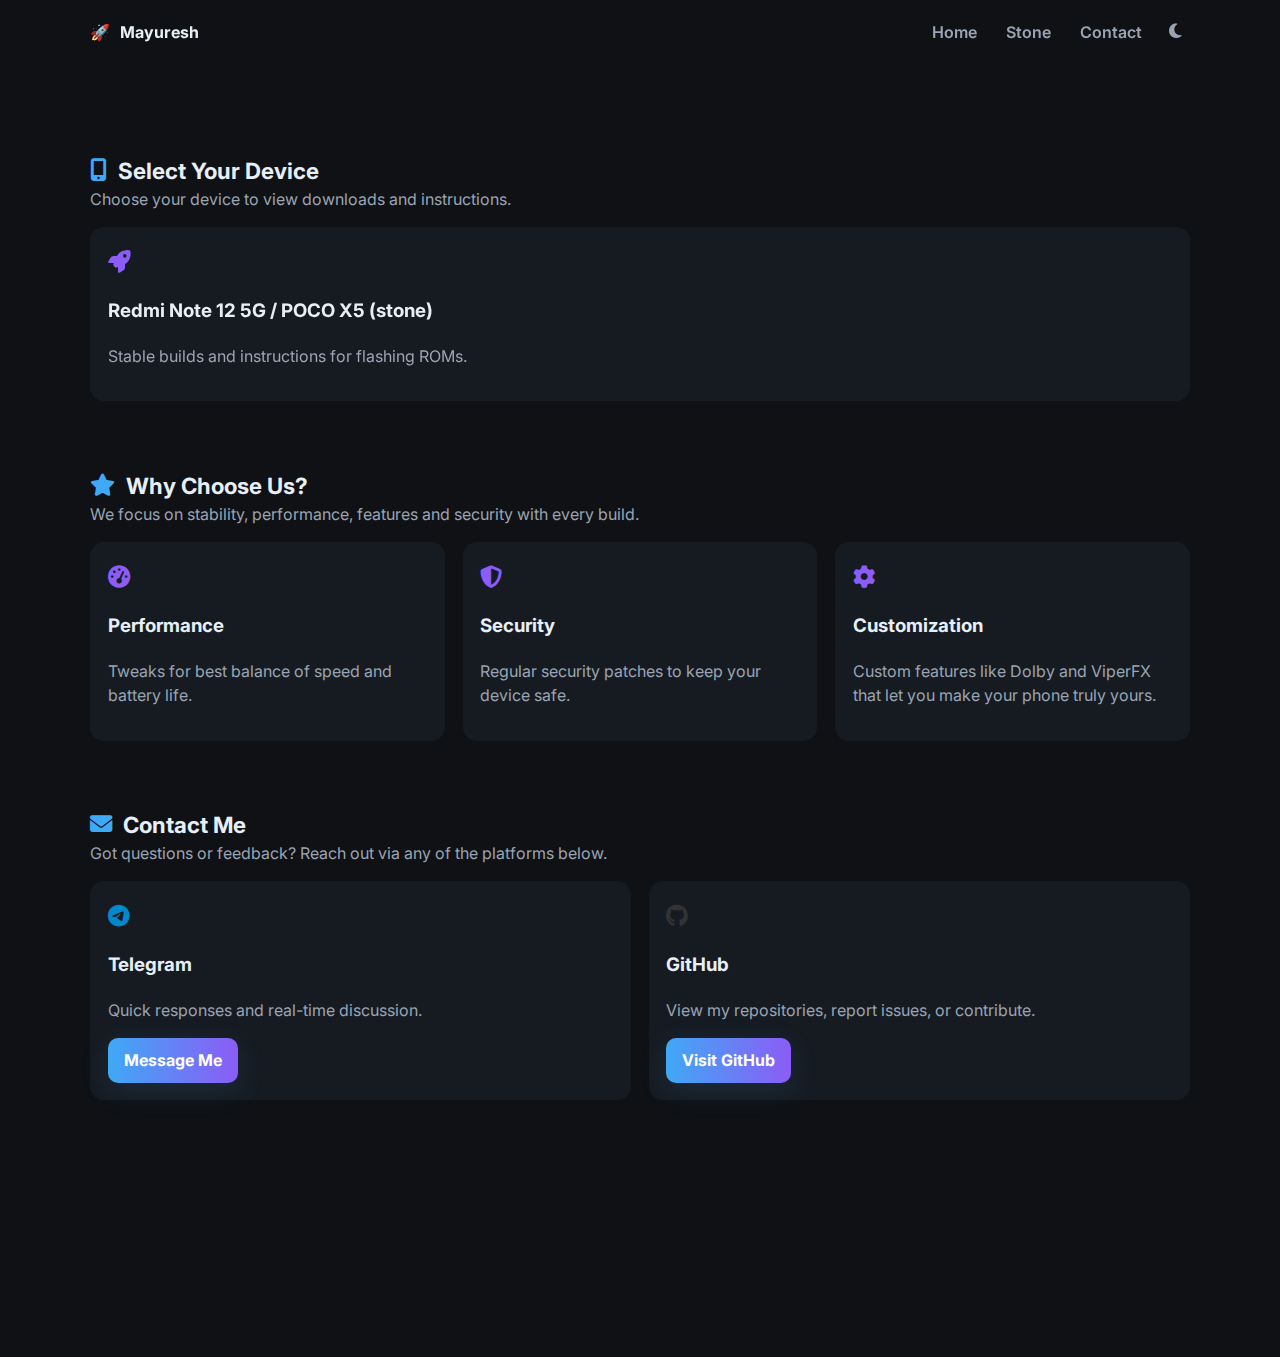
<file: index.html>
<!doctype html>
<html lang="en">
<head>
  <meta charset="utf-8" />
  <meta name="viewport" content="width=device-width,initial-scale=1" />
  <title>Mayuresh — Custom ROMs & Builds for Stone</title>

  <!-- Fonts & Icons -->
  <link href="https://fonts.googleapis.com/css2?family=Inter:wght@300;400;600;800&display=swap" rel="stylesheet">
  <link rel="stylesheet" href="https://cdnjs.cloudflare.com/ajax/libs/font-awesome/6.5.0/css/all.min.css" crossorigin="anonymous" referrerpolicy="no-referrer" />

  <!-- Styles -->
  <link rel="stylesheet" href="style.css">

  <meta name="description" content="Stable and custom Android ROM downloads for Stone — Infinity-X and LineageOS builds.">
</head>
<body>
  <!-- Topbar -->
  <div class="topbar">
    <div class="container topbar-inner">
      <div class="brand">
        <a href="index.html" class="logo">
          <span class="logo-mark" aria-hidden="true">🚀</span>
          <span class="logo-text">Mayuresh</span>
        </a>
      </div>

      <button class="nav-toggle" aria-label="Toggle navigation" aria-expanded="false">
        <span class="hamburger"></span>
      </button>

      <nav class="nav">
        <a href="index.html" class="nav-link">Home</a>
        <a href="stone.html" class="nav-link">Stone</a>
        <a href="#contact" class="nav-link">Contact</a>
        <button id="theme-toggle" class="btn-ghost" aria-pressed="false" title="Toggle light/dark">
          <i class="fa-regular fa-moon"></i>
        </button>
      </nav>
    </div>
  </div>

  <!-- Landing Section -->
  <main class="container main">
    <section class="section reveal reveal-left">
      <div class="section-head">
        <h2><i class="fa-solid fa-mobile-screen-button icon"></i> Select Your Device</h2>
        <p>Choose your device to view downloads and instructions.</p>
      </div>

      <div class="grid">
        <!-- Device card -->
        <article class="card reveal reveal-left clickable" data-href="stone.html" tabindex="0" role="link" aria-label="Redmi Note 12 5G / POCO X5 (stone)">
          <div class="card-icon"><i class="fa-solid fa-rocket"></i></div>
          <h3>Redmi Note 12 5G / POCO X5 (stone)</h3>
          <p>Stable builds and instructions for flashing ROMs.</p>
        </article>
      </div>
    </section>

    <!-- Why Choose Us -->
    <section class="section reveal reveal-up">
      <div class="section-head">
        <h2><i class="fa-solid fa-star icon"></i> Why Choose Us?</h2>
        <p>We focus on stability, performance, features and security with every build.</p>
      </div>
      <div class="grid">
        <article class="card">
          <div class="card-icon"><i class="fa-solid fa-gauge-high"></i></div>
          <h3>Performance</h3>
          <p>Tweaks for best balance of speed and battery life.</p>
        </article>
        <article class="card">
          <div class="card-icon"><i class="fa-solid fa-shield-halved"></i></div>
          <h3>Security</h3>
          <p>Regular security patches to keep your device safe.</p>
        </article>
        <article class="card">
          <div class="card-icon"><i class="fa-solid fa-gear"></i></div>
          <h3>Customization</h3>
          <p>Custom features like Dolby and ViperFX that let you make your phone truly yours.</p>
        </article>
      </div>
    </section>

    <!-- Contact Section -->
    <section id="contact" class="section reveal reveal-right">
      <div class="section-head">
        <h2><i class="fa-solid fa-envelope icon"></i> Contact Me</h2>
        <p>Got questions or feedback? Reach out via any of the platforms below.</p>
      </div>

      <div class="grid">
        <!-- Telegram -->
        <article class="card">
          <div class="card-icon" style="color:#0088cc;"><i class="fa-brands fa-telegram"></i></div>
          <h3>Telegram</h3>
          <p>Quick responses and real-time discussion.</p>
          <div class="card-actions">
            <a class="btn btn-primary" href="https://t.me/mayuresh2543" target="_blank" rel="noopener">
              Message Me
            </a>
          </div>
        </article>

        <!-- GitHub -->
        <article class="card">
          <div class="card-icon" style="color:#333;"><i class="fa-brands fa-github"></i></div>
          <h3>GitHub</h3>
          <p>View my repositories, report issues, or contribute.</p>
          <div class="card-actions">
            <a class="btn btn-primary" href="https://github.com/mayuresh2543" target="_blank" rel="noopener">
              Visit GitHub
            </a>
          </div>
        </article>
      </div>
    </section>
  </main>

  <!-- FOOTER -->
  <footer class="footer reveal reveal-up">
    <div class="container">
      <p>© <span id="year"></span> By Mayuresh — Built with ❤️, hosted on GitHub Pages.</p>
    </div>
  </footer>

  <!-- JS -->
  <script src="script.js"></script>
</body>
</html>
</file>
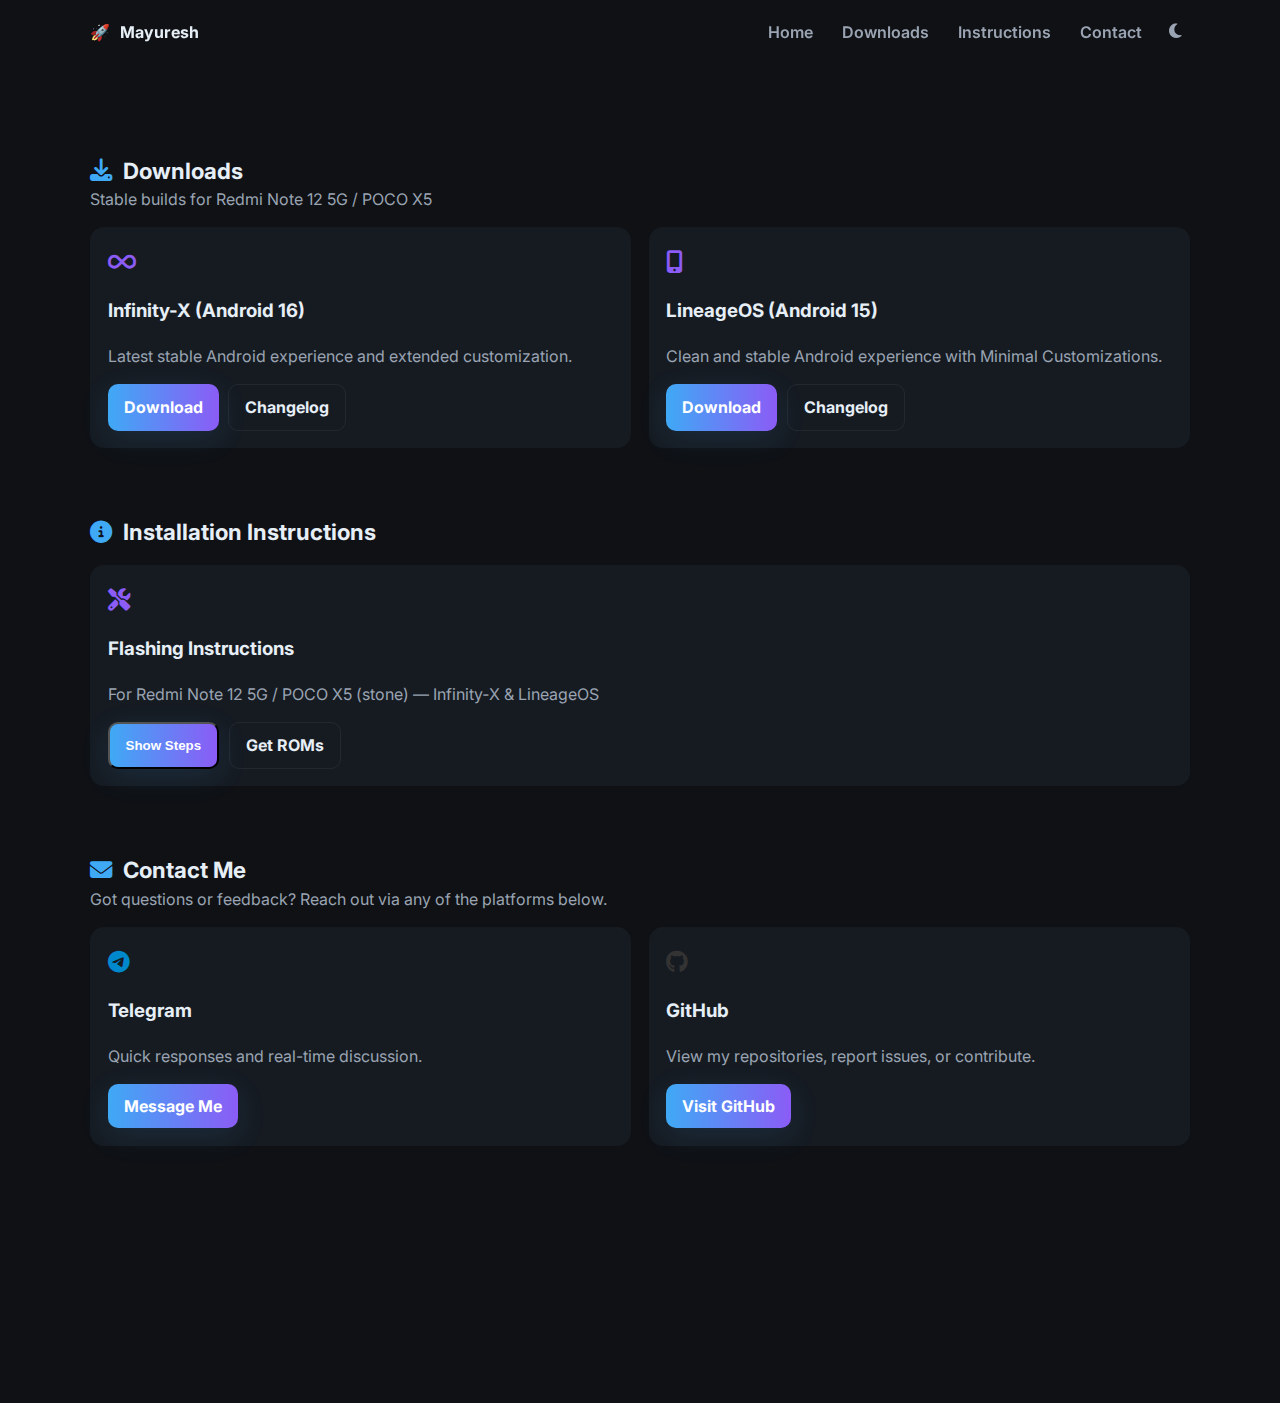
<file: stone.html>
<!doctype html>
<html lang="en">
<head>
  <meta charset="utf-8" />
  <meta name="viewport" content="width=device-width,initial-scale=1" />
  <title>Mayuresh — Stone ROM Downloads & Instructions</title>

  <!-- Fonts & Icons -->
  <link href="https://fonts.googleapis.com/css2?family=Inter:wght@300;400;600;800&display=swap" rel="stylesheet">
  <link rel="stylesheet" href="https://cdnjs.cloudflare.com/ajax/libs/font-awesome/6.5.0/css/all.min.css" crossorigin="anonymous" />

  <!-- Styles -->
  <link rel="stylesheet" href="style.css">

  <meta name="description" content="Stable and custom Android ROM downloads for Stone — Infinity-X and LineageOS builds.">

  <style>
    /* Use existing site button styles instead of a custom one */
    .toggle-btn { display: none; }

    /* Make the instructions live inside the card visually */
    .instructions-content {
      display: none;
      margin-top: 1rem;
      line-height: 1.6;
      background: transparent;   /* card already has its own bg */
      padding: 0;                /* rely on card padding */
      border-radius: 0;
      box-shadow: none;
      max-width: 100%;
      overflow-wrap: break-word;
    }
    .instructions-content.visible { display: block; }

    .instructions-content h4,
    .instructions-content h5 {
      margin: 1rem 0 .5rem;
    }

    .instructions-content pre {
      position: relative;
      background: rgba(255,255,255,0.05);
      padding: 0.75rem 2.5rem 0.75rem 0.75rem;
      border-radius: 8px;
      overflow-x: auto;
    }
    body.light .instructions-content pre { background: rgba(0,0,0,0.06); }

    .instructions-content code { font-family: ui-monospace, SFMono-Regular, Menlo, Monaco, Consolas, "Liberation Mono", "Courier New", monospace; font-size: .95em; }

    /* Copy button for code blocks */
    .copy-btn {
      position: absolute;
      top: 8px;
      right: 8px;
      background: rgba(0,0,0,0.4);
      color: #fff;
      border: none;
      border-radius: 6px;
      padding: 6px 8px;
      cursor: pointer;
      font-size: 0.75rem;
      opacity: 0;
      transition: opacity 0.2s ease, background 0.2s ease;
    }
    body.light .copy-btn { background: rgba(0,0,0,0.12); color: #000; }
    pre:hover .copy-btn { opacity: 1; }
    .copy-btn:hover { filter: brightness(1.1); }

    /* Icon glow on hover, consistent with cards */
    .card-icon i { transition: text-shadow 0.3s ease; }
    .card-icon i:hover { text-shadow: 0 0 8px currentColor, 0 0 16px currentColor; }
  </style>
</head>
<body>
  <!-- Topbar -->
  <div class="topbar">
    <div class="container topbar-inner">
      <div class="brand">
        <a href="index.html" class="logo">
          <span class="logo-mark">🚀</span>
          <span class="logo-text">Mayuresh</span>
        </a>
      </div>
      <button class="nav-toggle" aria-label="Toggle navigation" aria-expanded="false">
        <span class="hamburger"></span>
      </button>
      <nav class="nav">
        <a href="index.html" class="nav-link">Home</a>
        <a href="#downloads" class="nav-link">Downloads</a>
        <a href="#instructions" class="nav-link">Instructions</a>
        <a href="#contact" class="nav-link">Contact</a>
        <button id="theme-toggle" class="btn-ghost" aria-pressed="false" title="Toggle light/dark">
          <i class="fa-regular fa-moon"></i>
        </button>
      </nav>
    </div>
  </div>

  <!-- MAIN -->
  <main class="container main">
    <section id="downloads" class="section reveal reveal-left">
      <div class="section-head">
        <h2><i class="fa-solid fa-download icon"></i> Downloads</h2>
        <p>Stable builds for Redmi Note 12 5G / POCO X5</p>
      </div>
      <div class="grid">
        <article class="card reveal reveal-left">
          <div class="card-icon"><i class="fa-solid fa-infinity"></i></div>
          <h3>Infinity-X (Android 16)</h3>
          <p>Latest stable Android experience and extended customization.</p>
          <div class="card-actions">
            <a class="btn btn-primary" href="https://github.com/mayuresh-releases/Infinity-X_stone" target="_blank">Download</a>
            <a class="btn btn-outline" href="https://raw.githubusercontent.com/mayuresh2543/OTA/refs/heads/infinity-16/Changelogs/stone.txt" target="_blank">Changelog</a>
          </div>
        </article>
        <article class="card reveal reveal-right">
          <div class="card-icon"><i class="fa-solid fa-mobile-screen-button"></i></div>
          <h3>LineageOS (Android 15)</h3>
          <p>Clean and stable Android experience with Minimal Customizations.</p>
          <div class="card-actions">
            <a class="btn btn-primary" href="https://github.com/mayuresh-releases/LineageOS_stone" target="_blank">Download</a>
            <a class="btn btn-outline" href="https://raw.githubusercontent.com/Mayuresh2543/OTA/refs/heads/lineage-22.2/Changelogs/stone.txt" target="_blank">Changelog</a>
          </div>
        </article>
      </div>
    </section>

    <!-- Instructions (now card-styled) -->
    <section id="instructions" class="section reveal reveal-right">
      <div class="section-head">
        <h2><i class="fa-solid fa-info-circle icon"></i> Installation Instructions</h2>
      </div>
      <div class="grid">
        <article class="card">
          <div class="card-icon"><i class="fa-solid fa-screwdriver-wrench"></i></div>
          <h3>Flashing Instructions</h3>
          <p>For Redmi Note 12 5G / POCO X5 (stone) — Infinity‑X & LineageOS</p>

          <div class="card-actions">
            <button class="btn btn-primary" id="toggle-instructions-btn" aria-expanded="false" aria-controls="instructions-content">
              Show Steps
            </button>
            <a class="btn btn-outline" href="#downloads">Get ROMs</a>
          </div>

          <div id="instructions-content" class="instructions-content">
            <h4>⚠️ Before You Begin</h4>
            <ul>
              <li>Backup <strong>all important data</strong> to an external source. This process will erase your internal storage.</li>
              <li>A <strong>clean flash</strong> is mandatory if you're switching from another ROM.</li>
              <li>You <strong>must be on the latest firmware</strong> available for your device and region. Flash it manually if needed before proceeding.</li>
              <li><strong>Recommended Recovery:</strong> Use <strong>AOSP recovery</strong>.</li>
            </ul>

            <h4>🧹 Clean Flash (Recommended for First‑Time Install)</h4>
            <ol>
              <li><strong>Boot into Fastboot mode</strong>
                <pre><code>adb reboot bootloader</code></pre>
              </li>
              <li><strong>Flash the recovery image</strong>
                <pre><code>fastboot flash boot &lt;recovery_filename&gt;.img</code></pre>
              </li>
              <li><strong>Reboot into Recovery</strong>
                <pre><code>fastboot reboot recovery</code></pre>
              </li>
              <li><strong>Format data</strong> — In recovery:<br><code>Factory Reset &gt; Format Data</code></li>
              <li>Connect the phone to your PC</li>
              <li><strong>Sideload the ROM</strong> — In recovery: <code>Apply update &gt; Apply from ADB</code><br>On your PC:
                <pre><code>adb sideload &lt;rom_filename&gt;.zip</code></pre>
              </li>
              <li>(Optional) When prompted, choose <strong>Yes</strong> to reboot to recovery again if flashing:
                <ul>
                  <li>GApps</li>
                  <li>Magisk</li>
                  <li>Any other .zip</li>
                </ul>
              </li>
              <li>Format data again if you flashed anything in Step 7</li>
              <li>If not flashing anything else, choose <strong>No</strong> when prompted</li>
              <li>Reboot to system (first boot may take several minutes)</li>
            </ol>

            <h4>🔄 ROM Update / Dirty Flash (Updating Same ROM)</h4>
            <h5>✅ Option 1: OTA Update</h5>
            <ul>
              <li>Go to: <code>Settings &gt; System &gt; Updater</code></li>
              <li>Download and install the new build</li>
              <li>Tap reboot</li>
              <li>Done!</li>
            </ul>

            <h5>✅ Option 2: Local Update (Via Updater App)</h5>
            <ol>
              <li>Place the new ROM .zip on your internal storage</li>
              <li>Open the Updater app</li>
              <li>Tap the 3‑dot menu &gt; <strong>Local Update</strong></li>
              <li>Select the ROM .zip and confirm</li>
              <li>Phone will reboot to recovery and apply the update</li>
              <li>Done!</li>
            </ol>

            <h5>✅ Option 3: Manual Dirty Flash (ADB Sideload)</h5>
            <ol>
              <li>Boot into Recovery</li>
              <li>In recovery: <code>Apply update &gt; Apply from ADB</code></li>
              <li>On PC:
                <pre><code>adb sideload &lt;rom_filename&gt;.zip</code></pre>
              </li>
              <li>(Optional) Reboot back to recovery and sideload:
                <ul>
                  <li>GApps</li>
                  <li>Magisk</li>
                </ul>
              </li>
              <li>Reboot to system</li>
            </ol>

            <h4>✅ You're Done!</h4>
            <p>Enjoy your freshly installed or updated ROM.</p>
          </div>
        </article>
      </div>
    </section>

    <!-- Contact Section -->
    <section id="contact" class="section reveal reveal-right">
      <div class="section-head">
        <h2><i class="fa-solid fa-envelope icon"></i> Contact Me</h2>
        <p>Got questions or feedback? Reach out via any of the platforms below.</p>
      </div>
      <div class="grid">
        <article class="card">
          <div class="card-icon" style="color:#0088cc;"><i class="fa-brands fa-telegram"></i></div>
          <h3>Telegram</h3>
          <p>Quick responses and real-time discussion.</p>
          <div class="card-actions">
            <a class="btn btn-primary" href="https://t.me/mayuresh2543" target="_blank">Message Me</a>
          </div>
        </article>
        <article class="card">
          <div class="card-icon" style="color:#333;"><i class="fa-brands fa-github"></i></div>
          <h3>GitHub</h3>
          <p>View my repositories, report issues, or contribute.</p>
          <div class="card-actions">
            <a class="btn btn-primary" href="https://github.com/mayuresh2543" target="_blank">Visit GitHub</a>
          </div>
        </article>
      </div>
    </section>
  </main>

  <footer class="footer reveal reveal-up">
    <div class="container">
      <p>© <span id="year"></span> By Mayuresh — Built with ❤️, hosted on GitHub Pages.</p>
    </div>
  </footer>

  <script>
    document.addEventListener('DOMContentLoaded', () => {
      const toggleBtn = document.getElementById('toggle-instructions-btn');
      const instructions = document.getElementById('instructions-content');
      if (toggleBtn && instructions) {
        toggleBtn.addEventListener('click', () => {
          const isVisible = instructions.classList.toggle('visible');
          toggleBtn.setAttribute('aria-expanded', isVisible);
          toggleBtn.textContent = isVisible ? 'Hide Steps' : 'Show Steps';
        });
      }

      // Copy buttons for code blocks
      document.querySelectorAll('#instructions-content pre').forEach(pre => {
        const btn = document.createElement('button');
        btn.className = 'copy-btn';
        btn.innerHTML = '<i class="fa-regular fa-clipboard"></i>';
        btn.title = 'Copy to clipboard';
        pre.appendChild(btn);
        btn.addEventListener('click', () => {
          const code = pre.innerText.trim();
          navigator.clipboard.writeText(code).then(() => {
            btn.innerHTML = '<i class="fa-solid fa-check"></i>';
            btn.title = 'Copied!';
            setTimeout(() => {
              btn.innerHTML = '<i class="fa-regular fa-clipboard"></i>';
              btn.title = 'Copy to clipboard';
            }, 1500);
          });
        });
      });
    });
  </script>
  <script src="script.js"></script>
</body>
</html>
</file>
<file: style.css>
/* =========================
   Variables & reset
   ========================= */
:root {
  --bg: #0f1115;
  --panel: #161b22; /* adjusted for better contrast in dark mode */
  --muted: #9aa4b2;
  --text: #e6eef6;
  --accent1: #3fa9f5;
  --accent2: #8b5cf6;
  --glass: rgba(255,255,255,0.04);
  --radius: 12px;
  --max-w: 1100px;
  --transition: 280ms cubic-bezier(.2,.9,.3,1);
}

/* Light theme overrides */
body.light {
  --bg: #fff;
  --panel: #f9f9fb;
  --muted: #555;
  --text: #111;
  --accent1: #0077ff;
  --accent2: #8250df;
  --glass: rgba(0,0,0,0.04);
  background: radial-gradient(1200px 600px at 10% 10%, rgba(0,119,255,0.08), transparent),
              linear-gradient(180deg, var(--bg), #f0f4ff 120%);
}

/* Reset */
* { box-sizing: border-box }
html, body { height: 100% }
body {
  margin: 0;
  font-family: "Inter", system-ui, -apple-system, "Segoe UI", Roboto, "Helvetica Neue", Arial;
  background: radial-gradient(1200px 600px at 10% 10%, rgba(63,169,245,0.06), transparent),
              linear-gradient(180deg, var(--bg), #071019 120%);
  color: var(--text);
  line-height: 1.5;
  -webkit-font-smoothing: antialiased;
  -moz-osx-font-smoothing: grayscale;
  transition: background var(--transition), color var(--transition), transform 0.35s ease, opacity 0.35s ease;
}
body, .card, .hero, .footer, .nav, .device {
  transition: background var(--transition), color var(--transition), box-shadow var(--transition), opacity 0.3s ease-in-out;
}

/* Container */
.container { width: 90%; max-width: var(--max-w); margin: 0 auto }

/* Topbar / Nav */
.topbar { backdrop-filter: blur(6px); position: sticky; top: 0; z-index: 50; width: 100% }
.topbar-inner { display: flex; align-items: center; justify-content: space-between; padding: 0.9rem 0 }
.logo { display: flex; align-items: center; gap: 0.6rem; text-decoration: none; color: var(--text) }
.logo-text { font-weight: 700; letter-spacing: 0.2px }

.nav { display: flex; align-items: center; gap: 0.6rem }
.nav-link { color: var(--muted); text-decoration: none; padding: 0.35rem 0.6rem; border-radius: 8px; font-weight: 600 }
.nav-link:hover { color: var(--text); background: var(--glass); transform: translateY(-1px) }
.btn-ghost { background: transparent; border: 0; color: var(--muted); font-size: 1.05rem; padding: 0.4rem 0.5rem; border-radius: 8px; cursor: pointer }
.btn-ghost:hover { color: var(--text); transform: translateY(-2px) }

/* Hamburger */
.nav-toggle { display: none; background: transparent; border: 0; padding: 0.4rem; border-radius: 8px }
.nav-toggle .hamburger,
.nav-toggle .hamburger::before,
.nav-toggle .hamburger::after {
  width: 22px; height: 2px; background: var(--text); display: block; transition: transform var(--transition);
}
.nav-toggle .hamburger { position: relative }
.nav-toggle .hamburger::before { content: ""; position: absolute; top: -7px; left: 0 }
.nav-toggle .hamburger::after { content: ""; position: absolute; top: 7px; left: 0 }

/* HERO */
.hero { min-height: 78vh; display: flex; align-items: center; padding: 3.4rem 0; position: relative; overflow: visible }
.hero-inner { display: flex; align-items: center; gap: 2.2rem; justify-content: space-between }
.hero-content { flex: 1; max-width: 640px }
.headline { font-size: clamp(2rem,4vw,3.2rem); line-height: 1.02; margin: 0 0 0.6rem; font-weight: 800 }
.subhead { margin: 0 0 1.4rem; color: var(--muted); font-size: 1.05rem }

/* Buttons */
.btn { display: inline-flex; align-items: center; gap: 0.6rem; padding: 0.65rem 1rem; border-radius: 10px; font-weight: 700; text-decoration: none; transition: transform var(--transition), box-shadow var(--transition) }
.btn-primary { background: linear-gradient(90deg,var(--accent1),var(--accent2)); color: #fff; box-shadow: 0 8px 30px rgba(63,169,245,0.12) }
.btn-outline { background: transparent; border: 1px solid rgba(255,255,255,0.06); color: var(--text) }
body.light .btn-outline { border: 1px solid rgba(0,0,0,0.06) }
.btn:hover { transform: translateY(-4px) }

/* Hero visual */
.hero-visual { flex: 0 0 420px; display: flex; align-items: center; justify-content: center }
.device { width: 320px; border-radius: 20px; padding: 18px; background: linear-gradient(180deg, rgba(255,255,255,0.03), rgba(255,255,255,0.01)); box-shadow: 0 20px 50px rgba(2,6,23,0.6), inset 0 1px 0 rgba(255,255,255,0.02) }
body.light .device { box-shadow: 0 10px 25px rgba(0,0,0,0.08), inset 0 1px 0 rgba(255,255,255,0.6) }
body.light .device-screen { filter: brightness(1.08) }
.device-screen { border-radius: 12px; overflow: hidden }

/* Sections */
.main { padding: 2.4rem 0 4rem }
.section { margin: 2.2rem 0; padding: 1rem 0 }
.section-head { margin-bottom: 1rem }
.section-head h2 { display: flex; align-items: center; gap: 0.7rem; margin: 0; font-size: 1.4rem }
.icon { color: var(--accent1) }
.section-head p { margin: 0; color: var(--muted) }

/* Grid layouts */
.grid { display: grid; grid-template-columns: repeat(auto-fit,minmax(240px,1fr)); gap: 1.1rem; margin-top: 1rem }

/* Cards */
.card { background: var(--panel); border-radius: 14px; padding: 1.1rem; box-shadow: 0 6px 18px rgba(2,6,23,0.6)   border: 1px solid rgba(255, 255, 255, 0.06);
}
body.light .card { box-shadow: 0 6px 18px rgba(0,0,0,0.05) }
.card-icon { font-size: 1.4rem; color: var(--accent2); margin-bottom: 0.6rem }
.card p { color: var(--muted); margin: 0 0 1rem }
.card-actions { display: flex; gap: 0.6rem }

/* Contact grid */
.contact-grid { display: grid; grid-template-columns: 1fr 320px; gap: 1.1rem }
.contact-info { background: var(--panel); padding: 1rem; border-radius: 14px; color: var(--muted) }

/* Social */
.social-btn.telegram { color: #0088cc }
.social-btn.telegram:hover { color: #33b5e5 }

/* Footer */
.footer { padding: 1.4rem 0; color: var(--muted); text-align: center; border-top: 1px solid rgba(255,255,255,0.03) }
body.light .footer { border-top: 1px solid rgba(0,0,0,0.05) }

/* Reveal animation */
.reveal { opacity: 0; transform: translateY(20px); transition: opacity 0.6s ease, transform 0.6s ease }
.reveal.visible { opacity: 1; transform: none }
.reveal-left { transform: translateX(-40px) }
.reveal-right { transform: translateX(40px) }
.reveal-up { transform: translateY(40px) }

/* Responsive */
@media (max-width:900px) {
  .hero-inner { flex-direction: column; align-items: flex-start }
  .hero-visual { order: -1; margin-bottom: 1rem }
  .nav { display: none }
  .nav-toggle { display: block }
  .contact-grid { grid-template-columns: 1fr }
}

/* Mobile nav open */
.nav.open { display: flex; flex-direction: column; position: absolute; right: 24px; top: 64px; padding: 0.8rem; background: var(--panel); border-radius: 12px; box-shadow: 0 10px 30px rgba(2,6,23,0.6) }
body.light .nav.open { box-shadow: 0 10px 30px rgba(0,0,0,0.08) }
.nav.open .nav-link { padding: 0.6rem 0 }

/* Helpers */
.time-muted { color: var(--muted); font-size: 0.95rem }
body.theme-switching { opacity: 0.85; transform: scale(0.995) }

/* Theme icon animation */
.theme-icon-animate { animation: spin-fade 0.4s ease-in-out }
@keyframes spin-fade {
  0% { opacity: 0; transform: rotate(-90deg) scale(0.8) }
  50% { opacity: 0.5; transform: rotate(-45deg) scale(1.05) }
  100% { opacity: 1; transform: rotate(0) scale(1) }
}

html {
  scroll-padding-top: 64px; /* height of your sticky topbar */
}

/* ========== Fix for instructions content respecting theme ========== */
.instructions-content {
  background: var(--panel) !important;
  color: var(--text) !important;
  transition: background var(--transition), color var(--transition);
  max-width: 720px;
  padding: 1rem;
  border-radius: 6px;
  box-shadow: 0 0 8px rgba(0,0,0,0.2);
  overflow-wrap: break-word;
}

.instructions-content code {
  background: rgba(255 255 255 / 0.1) !important;
  color: var(--text) !important;
  padding: 0.15em 0.3em;
  border-radius: 3px;
  font-family: monospace;
  font-size: 0.9em;
}

body.light .instructions-content {
  background: var(--panel) !important;
  color: var(--text) !important;
}

body.light .instructions-content code {
  background: rgba(0 0 0 / 0.05) !important;
  color: var(--text) !important;
}

/* =========================
   Device card hover & click animation
   ========================= */
.card.clickable {
  cursor: pointer;
  transition: transform 220ms cubic-bezier(.2,.9,.3,1), box-shadow 220ms cubic-bezier(.2,.9,.3,1), opacity 200ms ease;
  will-change: transform, box-shadow;
  outline: none;
}

/* subtle lift on hover */
.card.clickable:hover {
  transform: translateY(-6px) scale(1.02);
  box-shadow: 0 18px 40px rgba(2,6,23,0.45);
}

/* active press */
.card.clickable:active {
  transform: scale(0.98);
}

/* keyboard focus visible */
.card.clickable:focus {
  box-shadow: 0 10px 30px rgba(63,169,245,0.14);
  transform: translateY(-4px) scale(1.01);
}

/* animate-out class used before navigation */
.card.clickable.animating {
  transform: scale(0.96) translateY(0);
  opacity: 0.92;
  transition: transform 140ms ease, opacity 140ms ease;
}

/* ROM hover effect */
.rom-card {
  background: var(--card-bg);
  border-radius: 10px;
  padding: 16px;
  margin-bottom: 20px;
  transition: transform 0.25s ease, box-shadow 0.25s ease;
}

.rom-card:hover {
  transform: translateY(-6px) scale(1.03);
  box-shadow: 0 8px 20px rgba(0, 0, 0, 0.18);
}

/* Full page uniform dark background */
body:not(.light),
body:not(.light) .main,
body:not(.light) .section {
  background: var(--bg) !important;
}
</file>
